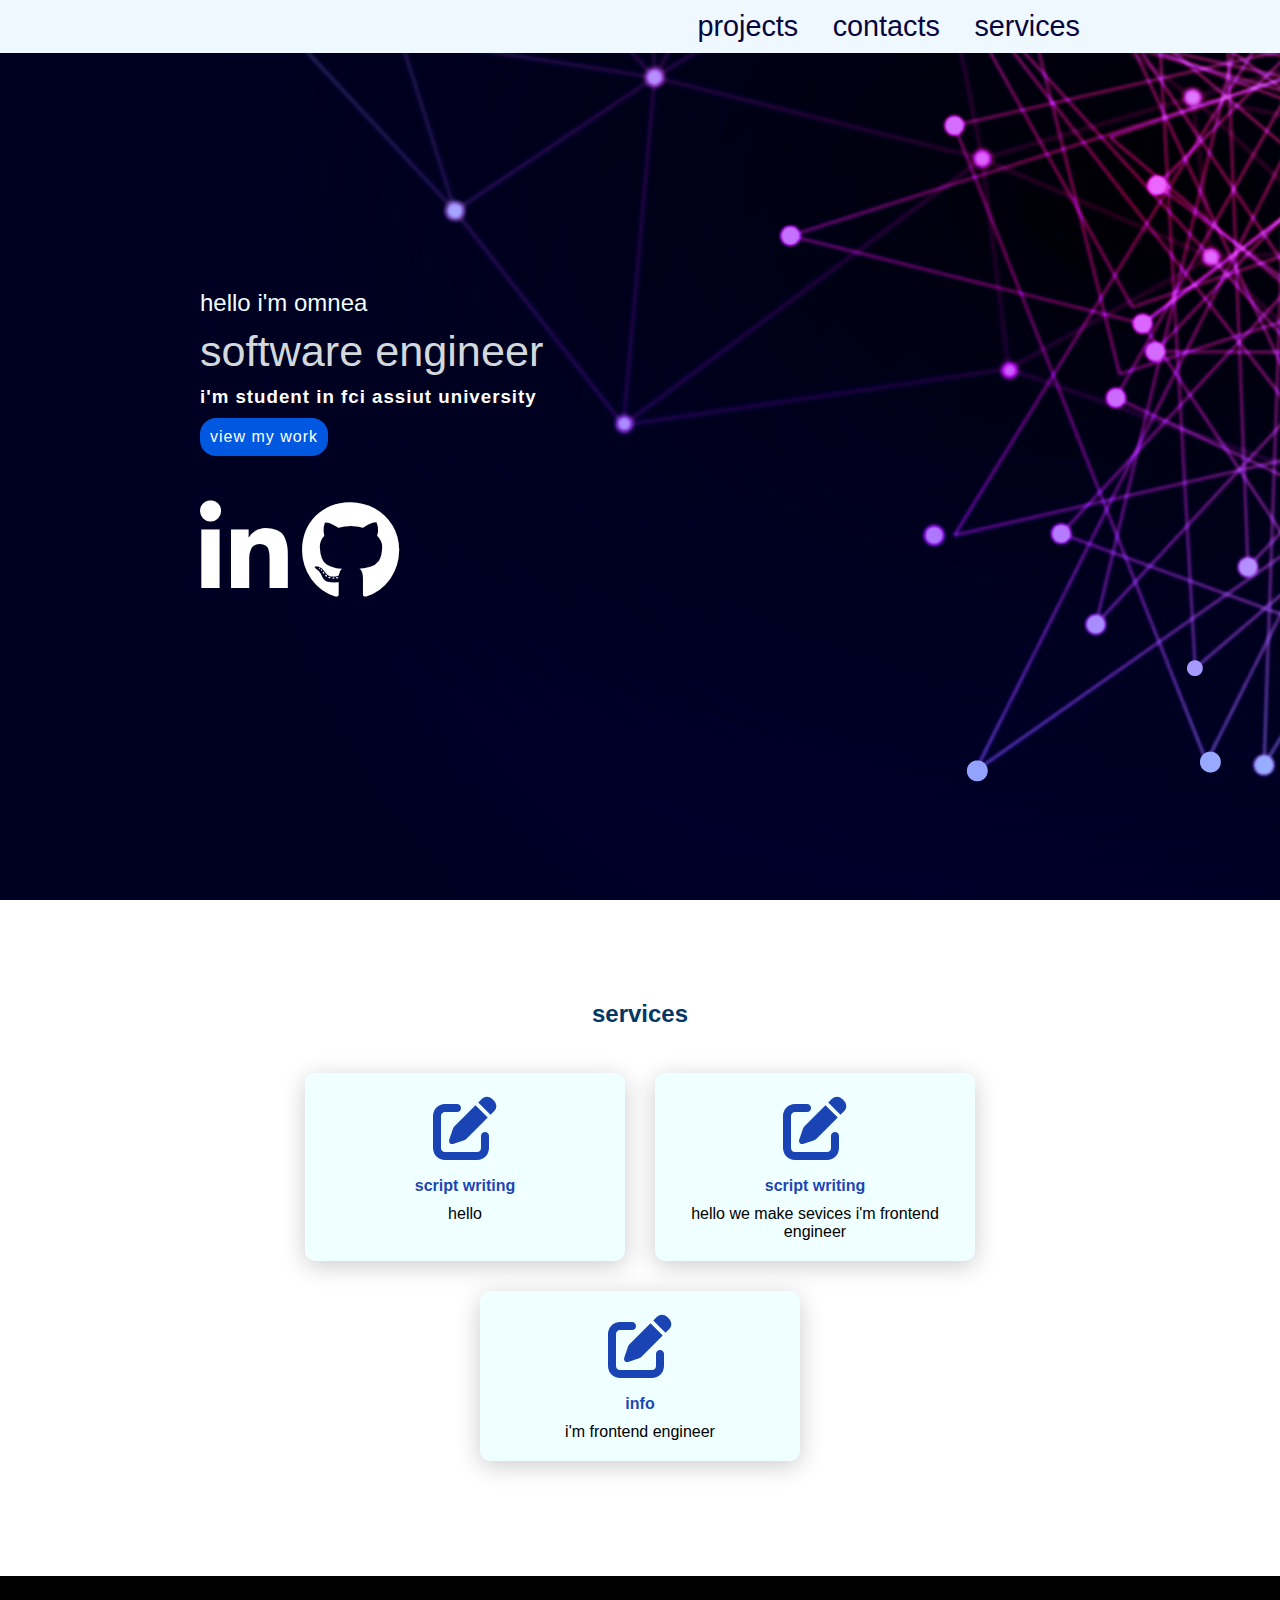
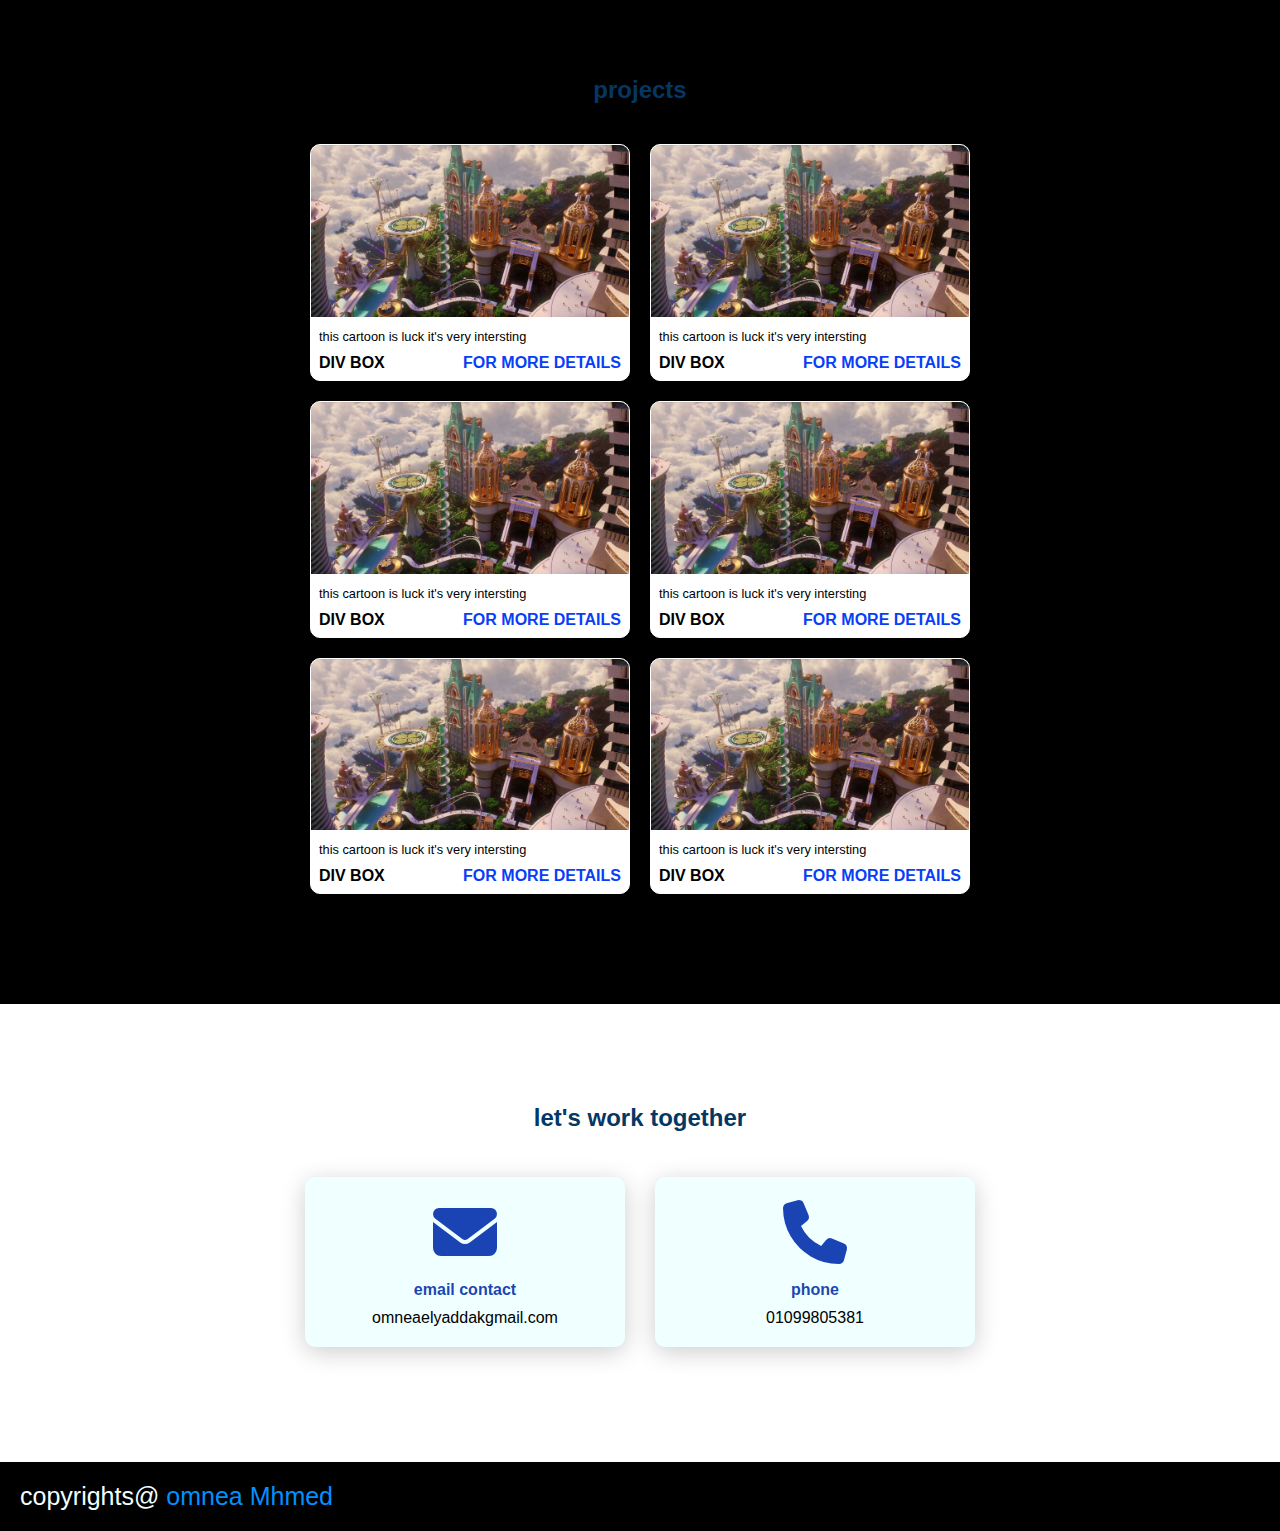
<file: portfolio project/index.html>
<!DOCTYPE html>
<html lang="en">
<head>
    <meta charset="UTF-8">
    <meta http-equiv="X-UA-Compatible" content="IE=edge">
    <meta name="viewport" content="width=device-width, initial-scale=1.0">
    <link rel="stylesheet" href="style.css">
    <link rel="stylesheet" href="https://cdnjs.cloudflare.com/ajax/libs/font-awesome/6.2.1/css/all.min.css">
    <title>Omnea portfolio</title>
</head>
<body>
   <header>
    <a href="#" class="logo"></a>
    <nav class="navigation">
        <a href="#projects">projects</a>
        <a href="#contacts">contacts</a>
        <a href="#services">services</a>
        <!-- 

            هنا لما عملت #
            كده لما ادوس على ال
            services
            هيروح لسكشن السرفيس
            ف دي ميزه حلوه جدااا
         -->
    </nav>
   </header>
   <section class="main">
    <div>
        <h2>
            hello i'm omnea
            <br>
            <span>software engineer</span>
        </h2>
        
        <h3>
            i'm student in fci assiut university
        </h3>
        <a href="#projects" class="main-btn">view my work</a>
        <div class="social-icons">
            <a href="https://www.linkedin.com/in/omnea-mohamed-bb84521ba/"><i class="fab fa-linkedin-in"></i></a>
<a href="https://github.com/omneaa"><i class="fa-brands fa-github"></i></a>
        </div>
    </div>

   </section>
   <section class="cards" id="services">
    <h2 class="title">services</h2>
   
    <div class="content">
        <div class="card">
<div class="icon">
    <i class="fa-solid fa-pen-to-square"></i>
</div>
<div class="info">
    <h3>script writing</h3>
    <p>hello </p>
</div>
        

</div>
<div class="card">
    <div class="icon">
        <i class="fa-solid fa-pen-to-square"></i>
    </div>
    <div class="info">
        <h3>script writing</h3>
        <p>hello we make sevices i'm frontend engineer
        </p>
    </div>
            
    
    </div>


    <div class="card">
        <div class="icon">
            <i class="fa-solid fa-pen-to-square"></i>
        </div>
        <div class="info">
            <h3>info</h3>
            <p> i'm frontend engineer
            </p>
        </div>
                
        
        </div>
    


    </div>













    
   </section>
   <section class="projects" id="projects">
<h2 class="title">projects</h2>
<div class="content">
<div class="project-card">
    <div class="project-img">
<img src="images/luck22-5.jpg" />
    </div>
<div class="project-info">
  <p class="project-cat">
    this cartoon is luck it's very intersting 

  </p>
    
  <strong class="project-title">

    <span>div box</span>
    <a href="#" class="more-details"> for more details </a>
</strong>
</div>

</div>





<div class="project-card">
    <div class="project-img">
<img src="images/luck22-5.jpg" />
    </div>
<div class="project-info">
  <p class="project-cat">
    this cartoon is luck it's very intersting 

  </p>
    
  <strong class="project-title">

    <span>div box</span>
    <a href="#" class="more-details"> for more details </a>
</strong>
</div>

</div>


<div class="project-card">
    <div class="project-img">
<img src="images/luck22-5.jpg" />
    </div>
<div class="project-info">
  <p class="project-cat">
    this cartoon is luck it's very intersting 

  </p>
    
  <strong class="project-title">

    <span>div box</span>
    <a href="#" class="more-details"> for more details </a>
</strong>
</div>

</div>
<div class="project-card">
    <div class="project-img">
<img src="images/luck22-5.jpg" />
    </div>
<div class="project-info">
  <p class="project-cat">
    this cartoon is luck it's very intersting 

  </p>
    
  <strong class="project-title">

    <span>div box</span>
    <a href="#" class="more-details"> for more details </a>
</strong>
</div>

</div>
<div class="project-card">
    <div class="project-img">
<img src="images/luck22-5.jpg" />
    </div>
<div class="project-info">
  <p class="project-cat">
    this cartoon is luck it's very intersting 

  </p>
    
  <strong class="project-title">

    <span>div box</span>
    <a href="#" class="more-details"> for more details </a>
</strong>
</div>

</div>
<div class="project-card">
    <div class="project-img">
<img src="images/luck22-5.jpg" />
    </div>
<div class="project-info">
  <p class="project-cat">
    this cartoon is luck it's very intersting 

  </p>
    
  <strong class="project-title">

    <span>div box</span>
    <a href="#" class="more-details"> for more details </a>
</strong>
</div>

</div>

</div>
   </section>

   <section class="cards-contacts" id="contacts">
<h2 class="title">let's work together</h2>
<div class="content">
    <div class="card">
<div class="icon">
    <i class="fa-solid fa-envelope"></i>
</div>
<div class="info">
<h3>email contact</h3>
<p>omneaelyaddakgmail.com </p>
</div>
    

</div>
<div class="card">
<div class="icon">
    <i class="fa-solid fa-phone"></i>
</div>

<div class="info">
    <h3>phone</h3>
    <p>01099805381
    </p>
</div>
        

</div>






</div>






   </section>
   <footer class="footer">
    <p class="footer-title">copyrights@ <span>omnea Mhmed</span></p>
   </footer>
</body>
</html>
</file>
<file: portfolio project/style.css>
*{
    margin: 0;
    padding: 0;
    box-sizing: border-box;
    scroll-behavior: smooth;
    font-family: Impact, Haettenschweiler, 'Arial Narrow Bold', sans-serif;
}
header{
    background-color: aliceblue;
    width: 100%;
    position: fixed;
    /* 
    position
    كده يعني لما اعمل سكرول مش هينزل معايا هيفضل ثابت
    */
    z-index: 999;
    display: flex;
    justify-content: space-between;
    align-items: center;
    padding: 10px 200px;
} 
.logo{
    text-decoration: none;
    /* 
        text-decoration: none;
بيشيل الخط تحت اي لينك 
    */
    color: rgb(15, 15, 51);
    text-transform: uppercase;
    font-weight: 800;
    font-size: 1.8em;
}
.navigation a{
    color:rgb(6, 6, 61) ;
    font-weight: 400;
    font-size: 1.8em;
    text-decoration: none;
padding-left: 30px;
}
.navigation a:hover{
    color: black;
    /* hover mean when i touch the navigation list */
}
section{
    padding: 100px 200px;
}
.main{
    width: 100%;
    min-height: 100vh;
    display: flex;
    align-items: center;
    background: url(images/background.png) no-repeat ;
    background-size: cover;
    font-style:normal;
    /* 
    background-size: cover; 
    الشكل يكون مظبوط مش بايظ وكده

    */
    background-position: center center;
    background-attachment: fixed;
    /* 
    background-attachment: fixed;
    بيعمل افكت حلو لما اعمل سكرول
    */

}
.main h2{
color: azure;
font-size: 1.em;
font-weight: 100;
}
.main h2 span{
    display: inline-block;
    margin-top: 10px;
    color: rgb(210, 216, 220);
    font-weight: 200;
    font-size: 1.8em;
}
.main h3{
    color: white;
    letter-spacing: 1px;
    margin-top: 10px;
    margin-bottom: 10px;
}
.main-btn{
    color: white;
    background-color: rgba(0, 102, 255, 0.864);
    text-decoration: none;
    font-size: 1.em;
    font-weight: 300px;
    display: inline-block;
    padding: 10px;
    letter-spacing: 1px;
    border-radius: 16px;
    margin-bottom: 40px;
    transition: 0.7 ease;
}
.main-btn:hover{
    background-color:rgba(31, 99, 188, 0.864);
   
    transform: scale(1.1); 

    /*
        transform: scale(1.1);
يعني يكبر اكبر من حجمه بنسبه 1.1
بتاخد احداثيات اكس و واي وممكن ياخد رقم واجد    
*/

}
.social-icons a{
    color: white;
    font-size: 100px;
    padding-right: 10px;
}
.title{
    display: flex;
    justify-content: center;
    color: rgb(4, 55, 100);
    margin-bottom: 30px;
}
.content{
    display: flex;
    justify-content: center;
    color: rgb(0, 0, 0);
    flex-direction: row;
    flex-wrap: wrap;

}
.card{
    background-color: azure;
    width: 20em;
    box-shadow: 0 5px 25px rgba(1 1 1 / 20%);
    /* box shadow
    first value the shadow up ar down and the second value the 
    shadow right or left
    left with negative value and right with positive value

    */
    border-radius: 10px;
    padding: 20px;
    margin: 15px;
    transition: 2.11s ease-in;
}
.card:hover{
    transform: scale(1.1);
}
.icon{
    color: rgba(6, 50, 172, 0.919);
    font-size: 4em;
     text-align:center ;
}
.info{
    text-align: center;
}
.info h3{
    font-size: 1em;
    margin: 10px;
    color: rgba(6, 50, 172, 0.919);
}
.projects{
    background-color: rgb(0, 0, 0);
}
.projects .content{
    margin-top: 30;
}

.project-card{
    background-color: white;
    border: 1px solid white;
    min-height: 10em;
    width: 20em;
    overflow: hidden;
    border-radius: 10px;
    margin: 10px;
    transition: 1.8s ease;
}
.project-card:hover{
    transform: scale(1.1);
}
.project-img img{
    width: 100%;
}
.project-card:hover .project-img{
opacity: 0.9;
}
.project-info{
    padding: 0.5em;
}
.project-cat{
    font-size: 0.8em;
    color: black;
}
.project-title{
    display: flex;
    justify-content: space-between;
    text-transform: uppercase;
    margin-top: 10px;
}

.more-details{
    text-decoration: none;
    color: rgb(8, 63, 246);
}
.more-details:hover{
    color: blueviolet;
}
.cards-contacts.icon{
    font-size: 4em;

}
.cards-contacts.info{
color: black;
}
.cards-contacts.info.p{
    font-size: 16em;
}
.footer{
    background-color: black;
    color: azure;
    padding: 20px;
    display: flex;
    justify-content: space-between;
}
.footer-title{
    font-size: 25px;
}
.footer-title span{
    color: rgb(0, 145, 255);
}
</file>
